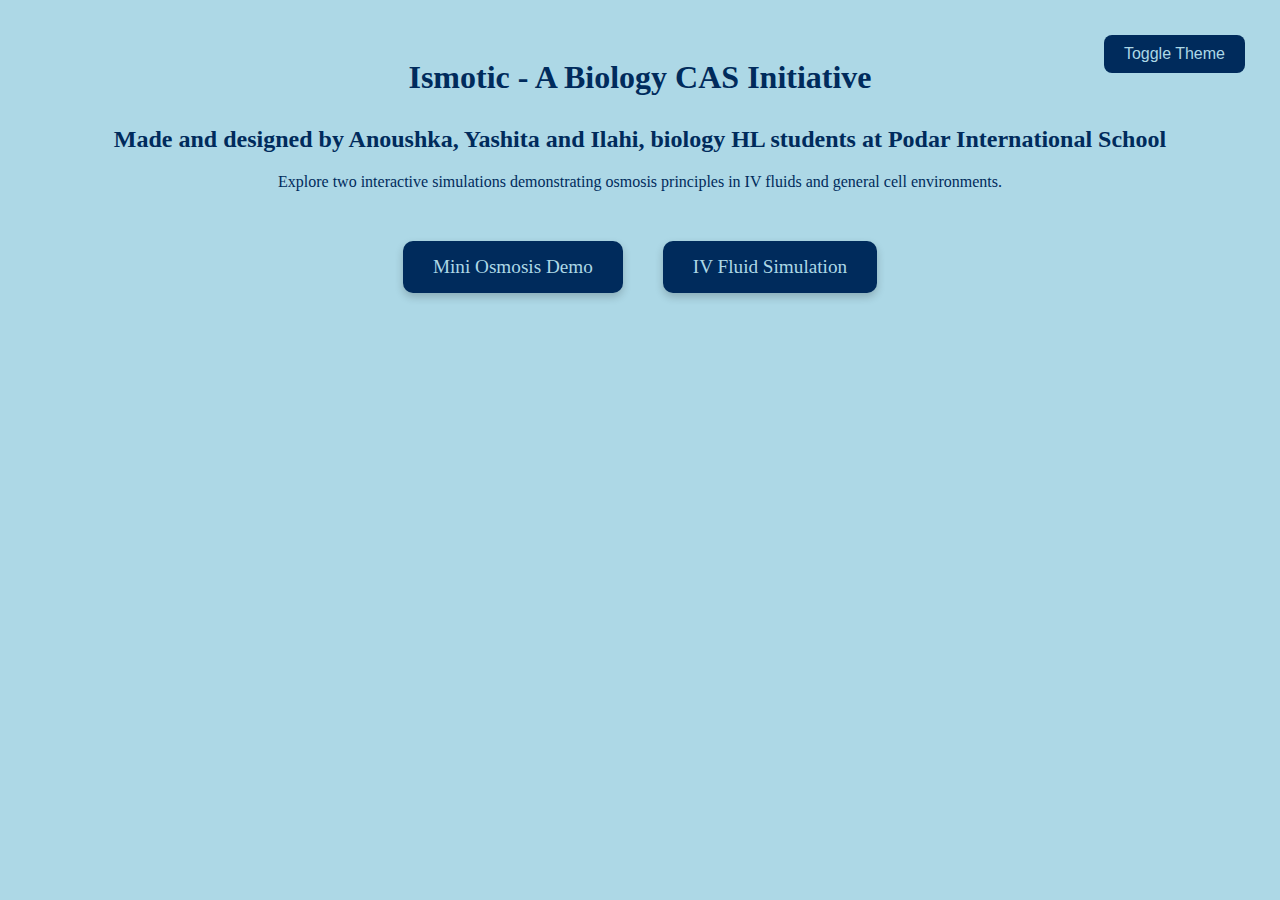
<file: index.html>
<!DOCTYPE html>
<html lang="en">
<head>
  <meta charset="UTF-8">
  <title>Ismotic</title>
  <link rel="stylesheet" href="styles.css">
  <style>
    :root {
      --primary-color: #002b5c;
      --secondary-color: #add8e6;
      --bg-color: #add8e6;
      --text-color: #002b5c;
    }

    body.light {
      --primary-color: #add8e6;
      --secondary-color: #002b5c;
      --bg-color: #002b5c;
      --text-color: #add8e6;
    }

    body {
      background-color: var(--bg-color);
      font-family: 'Times New Roman', Times, serif;
      color: var(--text-color);
      text-align: center;
      padding: 30px;
      transition: all 0.5s ease;
    }

    h1 {
      color: var(--text-color);
    }

    .nav {
      display: flex;
      justify-content: center;
      gap: 40px;
      margin-top: 50px;
    }

    .nav a {
      text-decoration: none;
      padding: 15px 30px;
      background-color: var(--primary-color);
      color: var(--secondary-color);
      font-size: 1.2rem;
      border-radius: 10px;
      box-shadow: 0 4px 8px rgba(0,0,0,0.2);
      transition: all 0.3s ease;
      position: relative;
      overflow: hidden;
    }

    .nav a:hover {
      background-color: var(--secondary-color);
      color: var(--primary-color);
      transform: translateY(-2px);
    }

    .ripple {
      position: absolute;
      width: 20px;
      height: 20px;
      background: rgba(255,255,255,0.6);
      border-radius: 50%;
      transform: scale(0);
      animation: rippleEffect 0.6s linear;
      pointer-events: none;
    }

    @keyframes rippleEffect {
      to {
        transform: scale(10);
        opacity: 0;
      }
    }

    .theme-toggle {
      position: fixed;
      top: 20px;
      right: 20px;
      background: var(--primary-color);
      color: var(--secondary-color);
      border: none;
      padding: 10px 20px;
      border-radius: 8px;
      font-size: 1rem;
      cursor: pointer;
      transition: all 0.3s ease;
      z-index: 999;
    }

    .theme-toggle:hover {
      background: var(--secondary-color);
      color: var(--primary-color);
    }
  </style>
</head>
<body>
  <button class="theme-toggle" onclick="toggleTheme()">Toggle Theme</button>

  <h1>Ismotic - A Biology CAS Initiative</h1>
  <h2>Made and designed by Anoushka, Yashita and Ilahi, biology HL students at Podar International School</h2>
  <p>Explore two interactive simulations demonstrating osmosis principles in IV fluids and general cell environments.</p>

  <div class="nav">
    <a href="mini-osmosis.html">Mini Osmosis Demo</a>
    <a href="homer.html">IV Fluid Simulation</a>
  </div>

  <script>
    // Fade-in
    window.addEventListener("DOMContentLoaded", () => {
      document.body.style.opacity = 0;
      document.body.style.transition = "opacity 1.2s ease-in-out";
      setTimeout(() => {
        document.body.style.opacity = 1;
      }, 100);
    });

    // Sound and ripple
    window.addEventListener("load", () => {
      const buttons = document.querySelectorAll('.nav a');
      const hoverSound = new Audio('https://cdn.pixabay.com/audio/2022/03/15/audio_c37c5e51c8.mp3');

      buttons.forEach(button => {
        button.addEventListener('mouseenter', () => {
          hoverSound.currentTime = 0;
          hoverSound.play();
        });

        button.addEventListener('click', e => {
          const circle = document.createElement("span");
          circle.classList.add("ripple");
          circle.style.left = `${e.offsetX}px`;
          circle.style.top = `${e.offsetY}px`;
          button.appendChild(circle);
          setTimeout(() => circle.remove(), 600);
        });
      });
    });

    // Theme toggle
    function toggleTheme() {
      document.body.classList.toggle("light");
      const theme = document.body.classList.contains("light") ? "light" : "dark";
      localStorage.setItem("theme-mode", theme);
    }

    // Load saved theme
    window.addEventListener("DOMContentLoaded", () => {
      const saved = localStorage.getItem("theme-mode");
      if (saved === "light") document.body.classList.add("light");
    });
  </script>
</body>
</html>
</file>
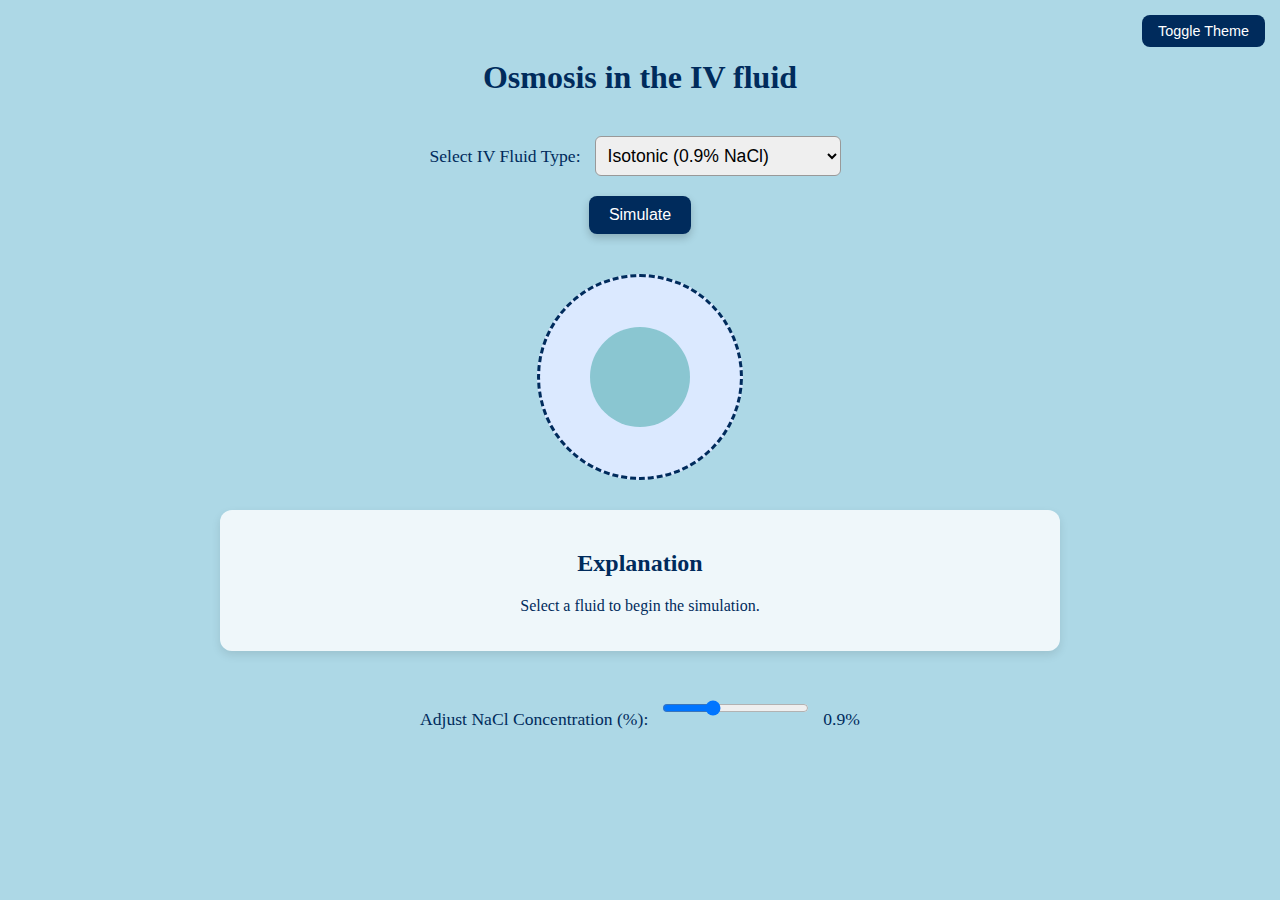
<file: homer.html>
<!DOCTYPE html>
<html lang="en">
<head>
  <meta charset="UTF-8" />
  <meta name="viewport" content="width=device-width, initial-scale=1.0"/>
  <title>Osmosis in the IV fluid</title>
  <style>
    body {
      font-family: 'Times New Roman', Times, serif;
      background-color: #add8e6;
      color: #002b5c;
      text-align: center;
      padding: 30px;
      transition: all 0.3s ease;
    }

    .theme-toggle {
      position: fixed;
      top: 15px;
      right: 15px;
      z-index: 999;
    }

    .theme-toggle button {
      padding: 8px 16px;
      font-size: 0.9rem;
      background-color: #002b5c;
      color: white;
      border: none;
      border-radius: 8px;
      cursor: pointer;
    }

    h1 {
      color: #002b5c;
      margin-bottom: 20px;
    }

    .container {
      margin-top: 30px;
    }

    label, select, input, span {
      font-size: 1.1rem;
    }

    select, input[type="range"] {
      margin: 10px;
      padding: 8px;
      border-radius: 6px;
      border: 1px solid #999;
    }

    button.action-btn {
      padding: 10px 20px;
      font-size: 1rem;
      background-color: #002b5c;
      color: white;
      border: none;
      border-radius: 8px;
      cursor: pointer;
      margin: 10px;
      box-shadow: 0 4px 8px rgba(0,0,0,0.2);
      transition: background-color 0.3s ease;
    }

    button.action-btn:hover {
      background-color: #005f8a;
    }

    .cell-visual {
      margin: 30px auto;
      width: 200px;
      height: 200px;
      border: 3px dashed #002b5c;
      background-color: #dbe9ff;
      border-radius: 50%;
      display: flex;
      align-items: center;
      justify-content: center;
      transition: all 0.4s ease;
    }

    #cell {
      width: 100px;
      height: 100px;
      border-radius: 50%;
      background-color: #8ac6d1;
      transition: all 1s ease;
    }

    .info {
      max-width: 800px;
      margin: 30px auto;
      background-color: #ffffffcc;
      padding: 20px;
      border-radius: 12px;
      box-shadow: 0 4px 10px rgba(0,0,0,0.1);
    }

    .slider-container {
      margin-top: 30px;
    }

    /* === Theme === */
    .navy-theme {
      background-color: #002b5c;
      color: white;
    }

    .navy-theme .info {
      background-color: #002147;
      color: white;
    }

    .navy-theme h1 {
      color: white;
    }

    .navy-theme .cell-visual {
      border-color: white;
      background-color: #355070;
    }

    .navy-theme .theme-toggle button,
    .navy-theme .action-btn {
      background-color: #ffffff;
      color: #002b5c;
    }

    .navy-theme .action-btn:hover {
      background-color: #cce0ff;
    }
  </style>
</head>
<body>
  <div class="theme-toggle">
    <button onclick="toggleTheme()">Toggle Theme</button>
  </div>

  <h1>Osmosis in the IV fluid</h1>

  <div class="container">
    <label for="solution">Select IV Fluid Type:</label>
    <select id="solution">
      <option value="isotonic">Isotonic (0.9% NaCl)</option>
      <option value="hypotonic">Hypotonic (Distilled Water)</option>
      <option value="hypertonic">Hypertonic (2% NaCl)</option>
    </select>

    <br>
    <button class="action-btn" onclick="simulateOsmosis()">Simulate</button>

    <div class="cell-visual">
      <div id="cell"></div>
    </div>

    <div class="info">
      <h2>Explanation</h2>
      <p id="result">Select a fluid to begin the simulation.</p>
    </div>

    <div class="slider-container">
      <label for="concentrationRange">Adjust NaCl Concentration (%):</label>
      <input type="range" min="0" max="3" step="0.1" value="0.9" id="concentrationRange" oninput="updateConcentration(this.value)">
      <span id="concentrationValue">0.9%</span>
    </div>
  </div>

  <script>
    function simulateOsmosis() {
      const solution = document.getElementById("solution").value;
      const cell = document.getElementById("cell");
      const result = document.getElementById("result");

      if (solution === "isotonic") {
        cell.style.width = "100px";
        cell.style.height = "100px";
        result.textContent = "Isotonic: Water movement is balanced. Cell size remains the same.";
      } else if (solution === "hypotonic") {
        cell.style.width = "130px";
        cell.style.height = "130px";
        result.textContent = "Hypotonic: Water enters the cell. Cell swells (risk of lysis).";
      } else if (solution === "hypertonic") {
        cell.style.width = "70px";
        cell.style.height = "70px";
        result.textContent = "Hypertonic: Water exits the cell. Cell shrinks (crenation).";
      }
    }

    function updateConcentration(value) {
      document.getElementById("concentrationValue").textContent = value + "%";
      const cell = document.getElementById("cell");
      const result = document.getElementById("result");

      if (value == 0.9) {
        cell.style.width = "100px";
        cell.style.height = "100px";
        result.textContent = "Isotonic: Water movement is balanced. Cell size remains the same.";
      } else if (value < 0.9) {
        const size = 100 + (0.9 - value) * 40;
        cell.style.width = size + "px";
        cell.style.height = size + "px";
        result.textContent = `Hypotonic (${value}% NaCl): Water enters the cell. Swelling observed.`;
      } else {
        const size = 100 - (value - 0.9) * 40;
        cell.style.width = size + "px";
        cell.style.height = size + "px";
        result.textContent = `Hypertonic (${value}% NaCl): Water exits the cell. Shrinking observed.`;
      }
    }

    function toggleTheme() {
      document.body.classList.toggle("navy-theme");
    }
  </script>
</body>
</html>
</file>
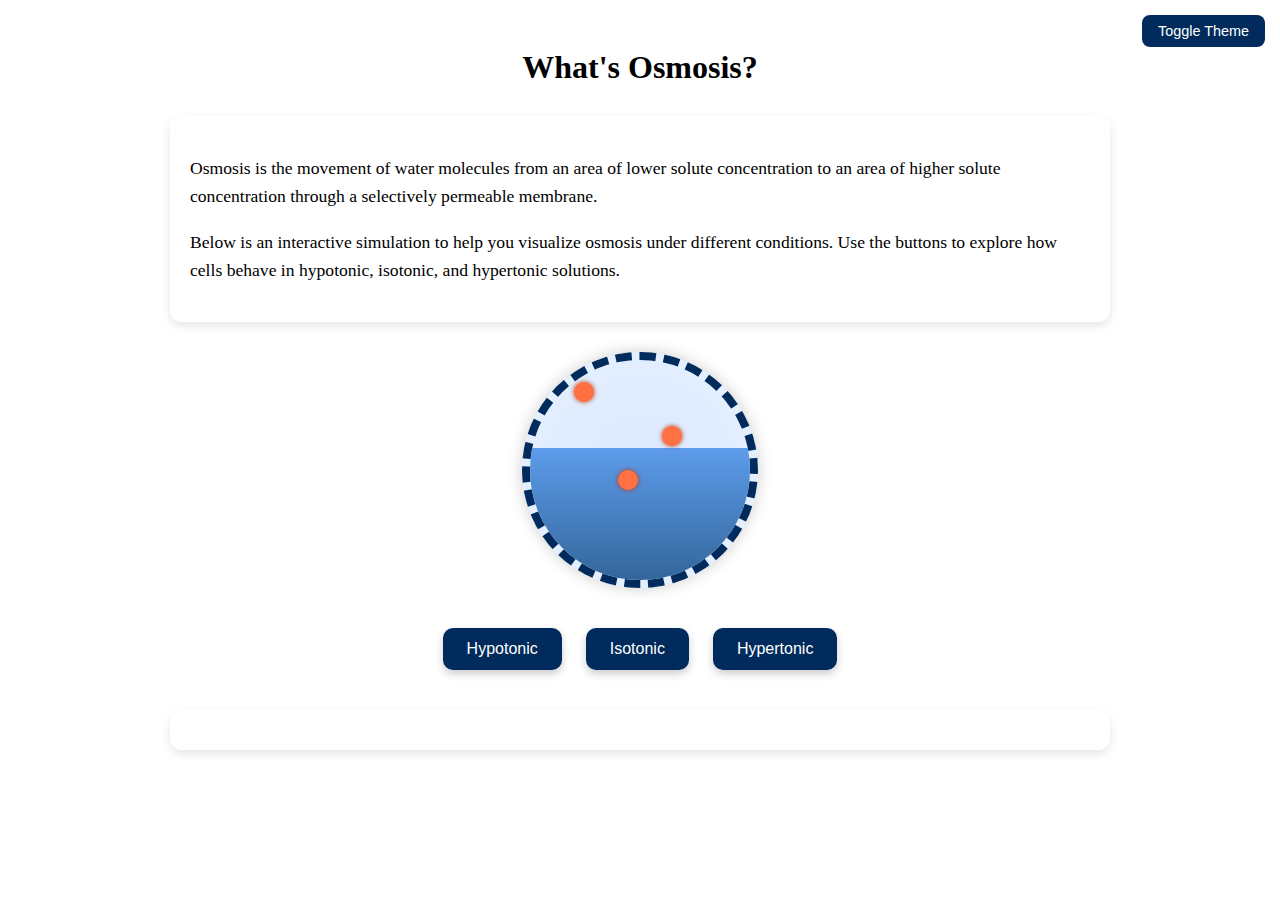
<file: mini-osmosis.html>
<!DOCTYPE html>
<html lang="en">
<head>
  <meta charset="UTF-8" />
  <meta name="viewport" content="width=device-width, initial-scale=1.0"/>
  <title>World of Osmosis</title>
  <style>
    body {
      font-family: 'Times New Roman', Times, serif;
      padding: 20px;
      transition: all 0.4s ease;
    }

    .theme-toggle {
      position: fixed;
      top: 15px;
      right: 15px;
      z-index: 1000;
    }

    .theme-toggle button {
      padding: 8px 16px;
      font-size: 0.9rem;
      background-color: #002b5c;
      color: white;
      border: none;
      border-radius: 8px;
      cursor: pointer;
    }

    h1 {
      text-align: center;
    }

    .container {
      display: flex;
      justify-content: center;
      align-items: center;
      margin-top: 30px;
      flex-wrap: wrap;
    }

    .cell {
      width: 220px;
      height: 220px;
      border: 8px dashed #002b5c;
      border-radius: 50%;
      background: radial-gradient(circle, #dbe9ff, #e6f0ff);
      position: relative;
      overflow: hidden;
      box-shadow: 0 0 15px rgba(0,0,0,0.2);
      transition: all 0.3s ease;
    }

    .water {
      position: absolute;
      bottom: 0;
      width: 100%;
      background: linear-gradient(to top, #336699, #5d9cec);
      transition: height 1s ease;
    }

    .solute {
      position: absolute;
      top: 10%;
      left: 20%;
      width: 20px;
      height: 20px;
      background-color: #ff7043;
      border-radius: 50%;
      box-shadow: 0 0 5px #bf360c;
    }

    .solute:nth-child(2) { left: 60%; top: 30%; }
    .solute:nth-child(3) { left: 40%; top: 50%; }

    .button-container {
      margin-top: 30px;
      text-align: center;
    }

    button.action-btn {
      padding: 12px 24px;
      margin: 10px;
      font-size: 1rem;
      border: none;
      background-color: #002b5c;
      color: white;
      border-radius: 10px;
      cursor: pointer;
      box-shadow: 0 4px 8px rgba(0,0,0,0.2);
      transition: background-color 0.3s ease, transform 0.2s ease;
    }

    button.action-btn:hover {
      background-color: #005f8a;
      transform: translateY(-2px);
    }

    .description {
      max-width: 900px;
      margin: auto;
      font-size: 1.1rem;
      line-height: 1.6;
      padding: 20px;
      background-color: #ffffffdd;
      border-radius: 12px;
      box-shadow: 0 4px 10px rgba(0,0,0,0.1);
      margin-top: 30px;
      transition: all 0.4s ease;
    }

    /* THEME CLASSES */
    .navy-theme {
      background-color: #002b5c;
      color: white;
    }

    .navy-theme .description {
      background-color: #002147;
      color: white;
    }

    .navy-theme .cell {
      border-color: white;
      background: radial-gradient(circle, #355070, #002b5c);
    }

    .navy-theme button.action-btn {
      background-color: #ffffff;
      color: #002b5c;
    }

    .navy-theme button.action-btn:hover {
      background-color: #cce0ff;
    }
  </style>
</head>
<body>
  <div class="theme-toggle">
    <button onclick="toggleTheme()">Toggle Theme</button>
  </div>

  <h1>What's Osmosis?</h1>

  <div class="description">
    <p>
      Osmosis is the movement of water molecules from an area of lower solute concentration to an area of higher solute concentration through a selectively permeable membrane.
    </p>
    <p>
      Below is an interactive simulation to help you visualize osmosis under different conditions. Use the buttons to explore how cells behave in hypotonic, isotonic, and hypertonic solutions.
    </p>
  </div>

  <div class="container">
    <div class="cell">
      <div class="water" id="water" style="height: 60%;"></div>
      <div class="solute"></div>
      <div class="solute"></div>
      <div class="solute"></div>
    </div>
  </div>

  <div class="button-container">
    <button class="action-btn" onclick="simulateOsmosis('hypotonic')">Hypotonic</button>
    <button class="action-btn" onclick="simulateOsmosis('isotonic')">Isotonic</button>
    <button class="action-btn" onclick="simulateOsmosis('hypertonic')">Hypertonic</button>
  </div>

  <div class="description" id="descriptionText"></div>

  <script>
    function simulateOsmosis(type) {
      const water = document.getElementById("water");
      const text = document.getElementById("descriptionText");

      if (type === "hypotonic") {
        water.style.height = "90%";
        text.innerHTML = "<b>Hypotonic solution:</b> Water moves into the cell. The cell swells and may burst.";
      } else if (type === "isotonic") {
        water.style.height = "60%";
        text.innerHTML = "<b>Isotonic solution:</b> Water moves in and out at equal rates. The cell remains stable.";
      } else if (type === "hypertonic") {
        water.style.height = "30%";
        text.innerHTML = "<b>Hypertonic solution:</b> Water leaves the cell. The cell shrinks (plasmolysis).";
      }
    }

    function toggleTheme() {
      document.body.classList.toggle("navy-theme");
    }
  </script>
</body>
</html>
</file>
<file: styles.css>
body {
    font-family: 'Times New Roman', Times, serif;
    text-align: center;
    background-color: #add8e6;
    color: #002b5c;
    padding: 30px;
  }
  
  h1 {
    color: #002b5c;
    margin-bottom: 30px;
  }
  
  .container {
    max-width: 800px;
    margin: auto;
    padding: 20px;
    background: #ffffffdd;
    border-radius: 12px;
    box-shadow: 0 0 10px rgba(0,0,0,0.1);
  }
  
  label, select, input[type=range], span {
    font-size: 1rem;
    margin: 10px;
  }
  
  select {
    padding: 10px;
    border-radius: 8px;
    border: 1px solid #ccc;
    background-color: #ffffff;
    color: #002b5c;
    transition: border-color 0.3s;
  }
  select:hover {
    border-color: #005f8a;
  }
  
  button {
    padding: 10px 20px;
    margin: 15px;
    font-size: 1rem;
    border: none;
    background-color: #002b5c;
    color: white;
    border-radius: 8px;
    cursor: pointer;
    transition: background-color 0.3s ease, transform 0.2s ease;
  }
  
  button:hover {
    background-color: #005f8a;
    transform: translateY(-2px);
  }
  
  .cell-visual {
    margin: 30px auto;
    width: 200px;
    height: 200px;
    border: 3px dashed #002b5c;
    display: flex;
    align-items: center;
    justify-content: center;
    background-color: #e6f7ff;
  }
  
  #cell {
    width: 100px;
    height: 100px;
    border-radius: 50%;
    background-color: #8ac6d1;
    transition: all 1s ease;
  }
  
  .info {
    margin-top: 30px;
    text-align: left;
  }
  
  .slider-container {
    margin-top: 30px;
  }
</file>
